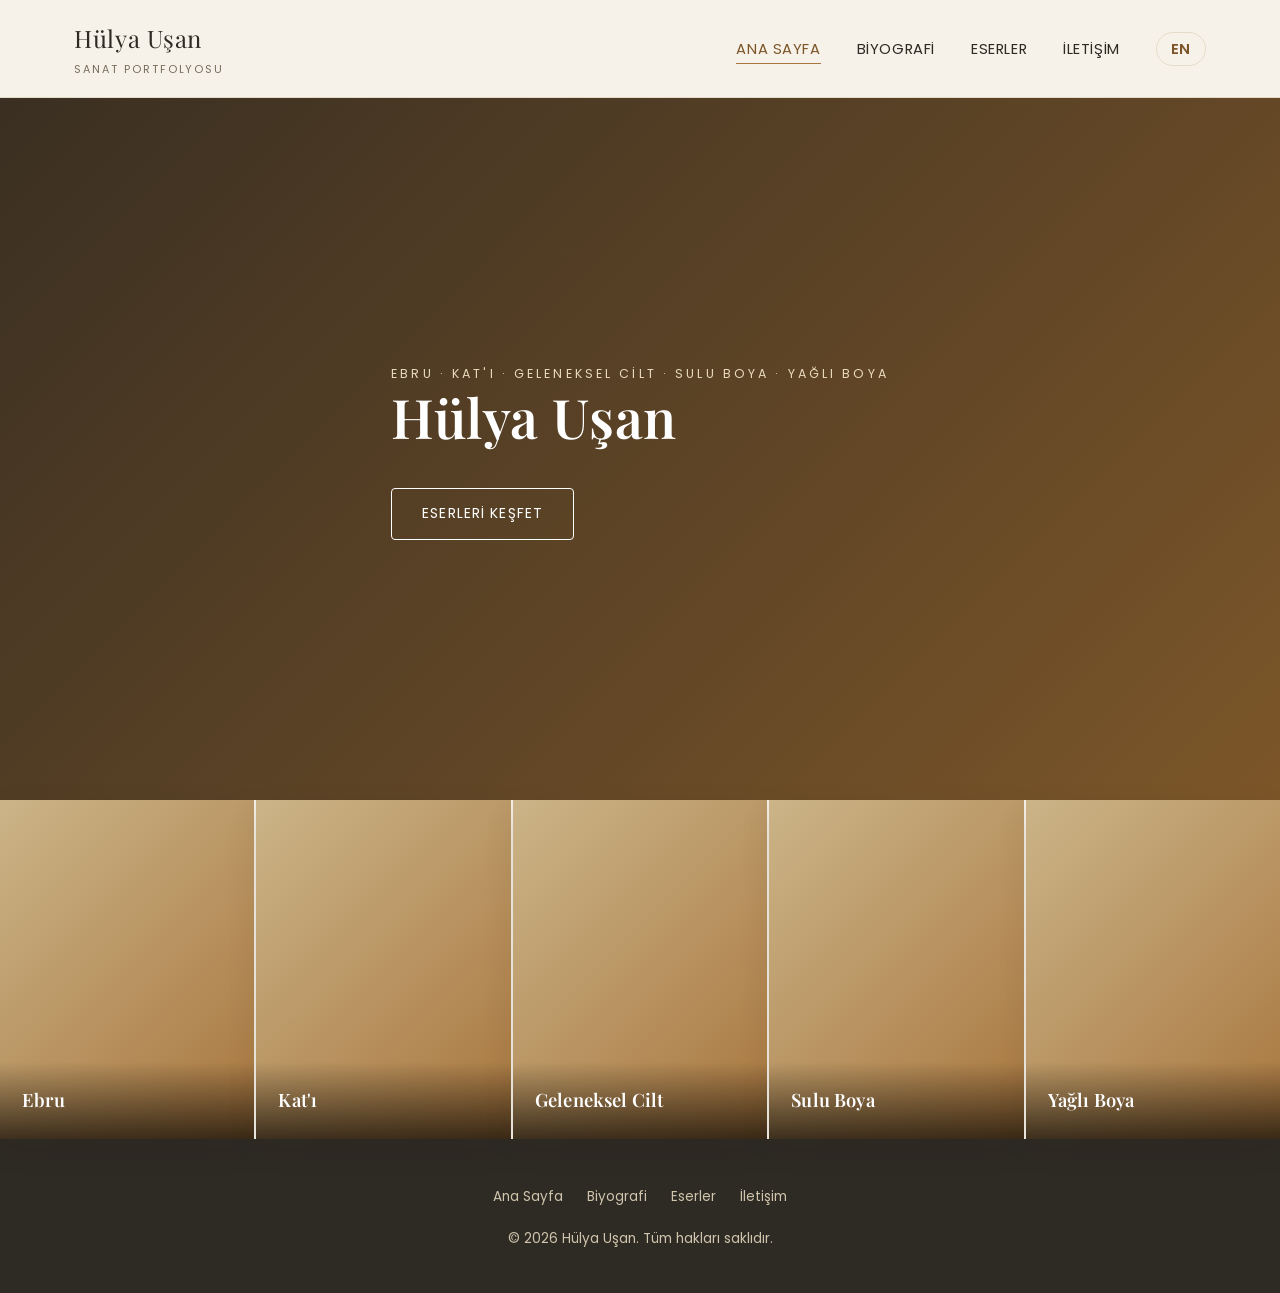
<file: index.html>
<!DOCTYPE html>
<html lang="tr">
<head>
<meta charset="UTF-8">
<meta name="viewport" content="width=device-width, initial-scale=1.0">
<title>Hülya Uşan | Sanat Portfolyosu</title>
<meta name="description" content="Hülya Uşan — Ebru, Kat'ı, geleneksel cilt, sulu boya ve yağlı boya sanatçısı. Eserler, biyografi ve iletişim.">
<link rel="preconnect" href="https://fonts.googleapis.com">
<link rel="preconnect" href="https://fonts.gstatic.com" crossorigin>
<link href="https://fonts.googleapis.com/css2?family=Playfair+Display:wght@500;600;700&family=Poppins:wght@300;400;500;600&display=swap" rel="stylesheet">
<link rel="stylesheet" href="css/style.css">
</head>
<body>

<header class="site-header">
  <div class="container">
    <a href="index.html" class="brand">Hülya Uşan<span>Sanat Portfolyosu</span></a>
    <button class="nav-toggle" aria-label="Menüyü aç">&#9776;</button>
    <ul class="nav-links">
      <li><a href="index.html" class="active">Ana Sayfa</a></li>
      <li><a href="biyografi.html">Biyografi</a></li>
      <li><a href="eserler.html">Eserler</a></li>
      <li><a href="iletisim.html">İletişim</a></li>
      <li><a href="en/index.html" class="lang-link">EN</a></li>
    </ul>
  </div>
</header>

<!--
  NOT: Aşağıdaki hero görselini değiştirmek için:
  1) Güzel bir eser fotoğrafını "images/hero.jpg" olarak kaydedin
     (images klasörü yoksa oluşturun).
  2) .hero.no-image class'ını kaldırıp aşağıdaki gibi stil ekleyin:
     style="background-image: url('images/hero.jpg');"
-->
<section class="hero no-image">
  <div class="container">
    <div class="hero-content">
      <span class="eyebrow">Ebru · Kat'ı · Geleneksel Cilt · Sulu Boya · Yağlı Boya</span>
      <h1>Hülya Uşan</h1>
      <a href="eserler.html" class="btn btn-light">Eserleri Keşfet</a>
    </div>
  </div>
</section>

<section class="category-strip reveal-group">
  <a class="category-card" href="eserler.html#ebru">
    <!-- <img src="ebru/kapak.jpg" alt="Ebru"> ekleyerek görsel koyabilirsiniz -->
    <div class="overlay"><h3>Ebru</h3></div>
  </a>
  <a class="category-card" href="eserler.html#kat-i">
    <!-- <img src="kat-i/kapak.jpg" alt="Kat'ı"> -->
    <div class="overlay"><h3>Kat'ı</h3></div>
  </a>
  <a class="category-card" href="eserler.html#geleneksel-cilt">
    <!-- <img src="geleneksel-cilt/kapak.jpg" alt="Geleneksel Cilt"> -->
    <div class="overlay"><h3>Geleneksel Cilt</h3></div>
  </a>
  <a class="category-card" href="eserler.html#suluboya">
    <!-- <img src="sulu%20boya/kapak.jpg" alt="Sulu Boya"> -->
    <div class="overlay"><h3>Sulu Boya</h3></div>
  </a>
  <a class="category-card" href="eserler.html#yagli-boya">
    <!-- <img src="yagli-boya/kapak.jpg" alt="Yağlı Boya"> -->
    <div class="overlay"><h3>Yağlı Boya</h3></div>
  </a>
</section>

<footer>
  <div class="container">
    <div class="footer-links">
      <a href="index.html">Ana Sayfa</a>
      <a href="biyografi.html">Biyografi</a>
      <a href="eserler.html">Eserler</a>
      <a href="iletisim.html">İletişim</a>
    </div>
    <p>&copy; <span id="year"></span> Hülya Uşan. Tüm hakları saklıdır.</p>
  </div>
</footer>

<script src="js/script.js"></script>
<script>document.getElementById('year').textContent = new Date().getFullYear();</script>
</body>
</html>
</file>
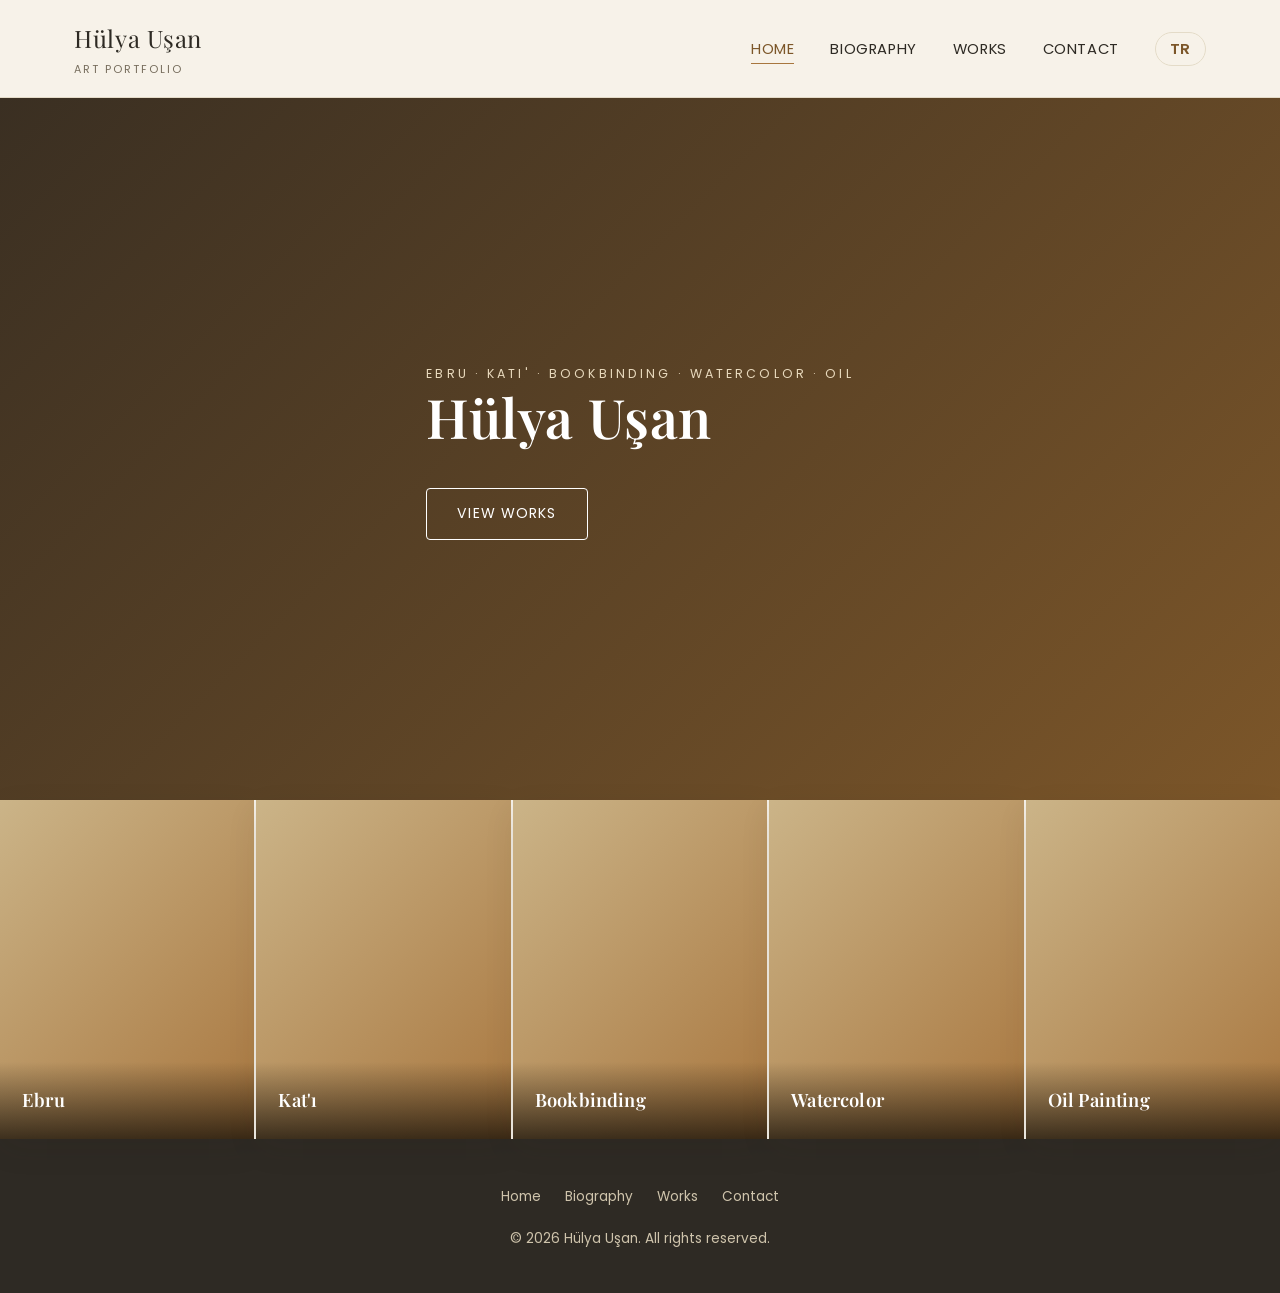
<file: en/index.html>
<!DOCTYPE html>
<html lang="en">
<head>
<meta charset="UTF-8">
<meta name="viewport" content="width=device-width, initial-scale=1.0">
<title>Hülya Uşan | Art Portfolio</title>
<meta name="description" content="Hülya Uşan — Turkish artist working in Ebru, Katı', traditional bookbinding, watercolor and oil painting. Works, biography and contact.">
<link rel="preconnect" href="https://fonts.googleapis.com">
<link rel="preconnect" href="https://fonts.gstatic.com" crossorigin>
<link href="https://fonts.googleapis.com/css2?family=Playfair+Display:wght@500;600;700&family=Poppins:wght@300;400;500;600&display=swap" rel="stylesheet">
<link rel="stylesheet" href="../css/style.css">
</head>
<body>

<header class="site-header">
  <div class="container">
    <a href="index.html" class="brand">Hülya Uşan<span>Art Portfolio</span></a>
    <button class="nav-toggle" aria-label="Open menu">&#9776;</button>
    <ul class="nav-links">
      <li><a href="index.html" class="active">Home</a></li>
      <li><a href="biography.html">Biography</a></li>
      <li><a href="works.html">Works</a></li>
      <li><a href="contact.html">Contact</a></li>
      <li><a href="../index.html" class="lang-link">TR</a></li>
    </ul>
  </div>
</header>

<!--
  NOTE: To change the hero image, save an artwork photo as "images/hero.jpg"
  (create the images folder if it doesn't exist), remove the .hero.no-image
  class and add: style="background-image: url('../images/hero.jpg');"
-->
<section class="hero no-image">
  <div class="container">
    <div class="hero-content">
      <span class="eyebrow">Ebru · Katı' · Bookbinding · Watercolor · Oil</span>
      <h1>Hülya Uşan</h1>
      <a href="works.html" class="btn btn-light">View Works</a>
    </div>
  </div>
</section>

<section class="category-strip reveal-group">
  <a class="category-card" href="works.html#ebru">
    <!-- <img src="../ebru/kapak.jpg" alt="Ebru"> -->
    <div class="overlay"><h3>Ebru</h3></div>
  </a>
  <a class="category-card" href="works.html#kat-i">
    <!-- <img src="../kat-i/kapak.jpg" alt="Kat'ı"> -->
    <div class="overlay"><h3>Kat'ı</h3></div>
  </a>
  <a class="category-card" href="works.html#geleneksel-cilt">
    <!-- <img src="../geleneksel-cilt/kapak.jpg" alt="Traditional Bookbinding"> -->
    <div class="overlay"><h3>Bookbinding</h3></div>
  </a>
  <a class="category-card" href="works.html#suluboya">
    <!-- <img src="../sulu%20boya/kapak.jpg" alt="Watercolor"> -->
    <div class="overlay"><h3>Watercolor</h3></div>
  </a>
  <a class="category-card" href="works.html#yagli-boya">
    <!-- <img src="../yagli-boya/kapak.jpg" alt="Oil Painting"> -->
    <div class="overlay"><h3>Oil Painting</h3></div>
  </a>
</section>

<footer>
  <div class="container">
    <div class="footer-links">
      <a href="index.html">Home</a>
      <a href="biography.html">Biography</a>
      <a href="works.html">Works</a>
      <a href="contact.html">Contact</a>
    </div>
    <p>&copy; <span id="year"></span> Hülya Uşan. All rights reserved.</p>
  </div>
</footer>

<script src="../js/script.js"></script>
<script>document.getElementById('year').textContent = new Date().getFullYear();</script>
</body>
</html>
</file>
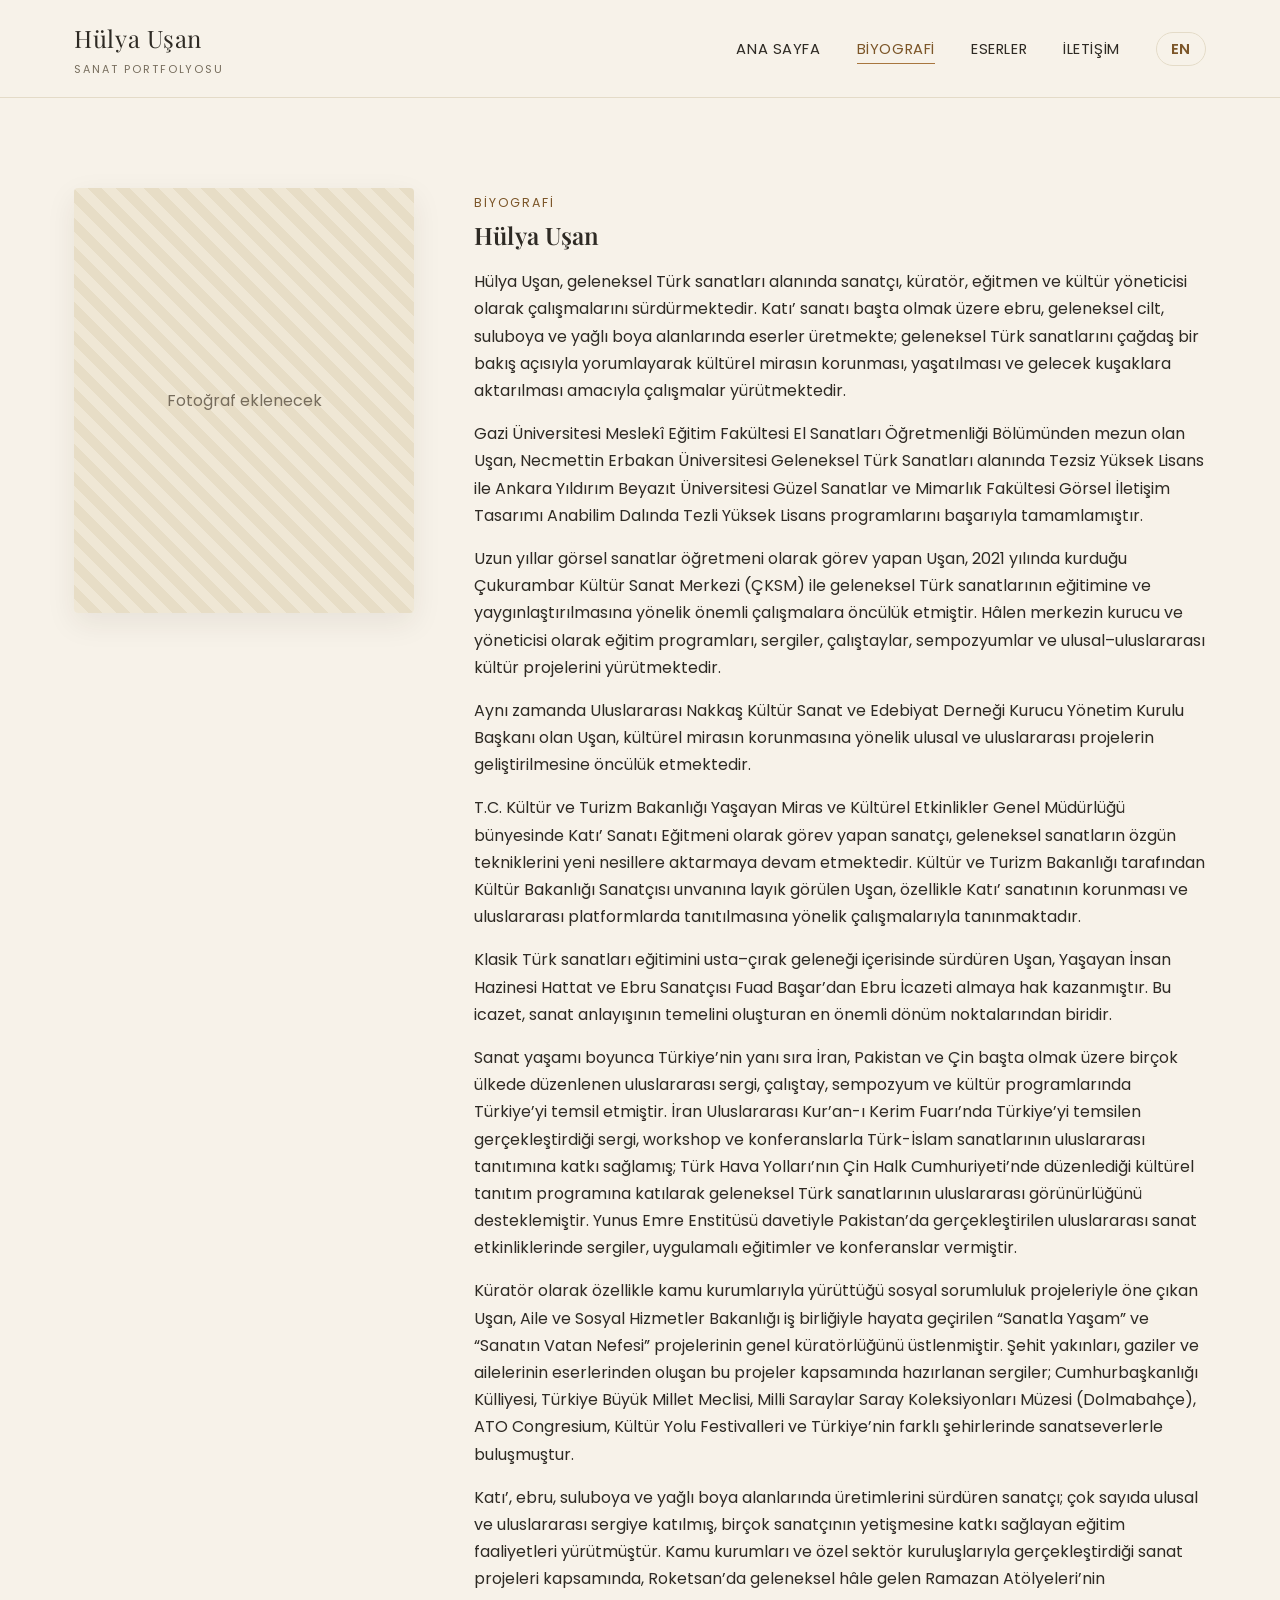
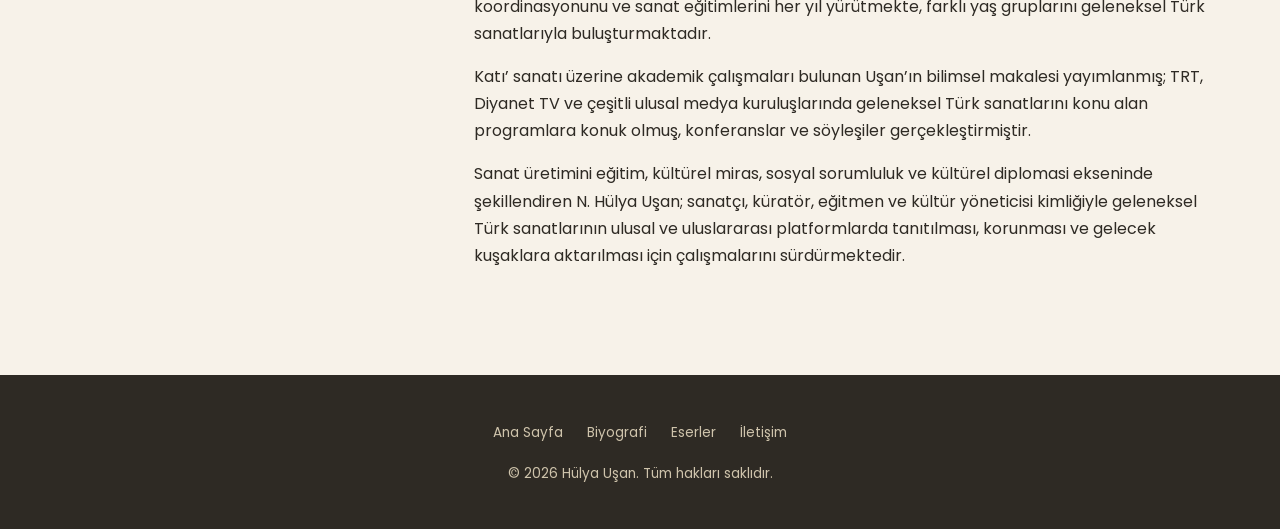
<file: biyografi.html>
<!DOCTYPE html>
<html lang="tr">
<head>
<meta charset="UTF-8">
<meta name="viewport" content="width=device-width, initial-scale=1.0">
<title>Biyografi | Hülya Uşan</title>
<meta name="description" content="Hülya Uşan'ın biyografisi, eğitimi ve sanat kariyeri.">
<link rel="preconnect" href="https://fonts.googleapis.com">
<link rel="preconnect" href="https://fonts.gstatic.com" crossorigin>
<link href="https://fonts.googleapis.com/css2?family=Playfair+Display:wght@500;600;700&family=Poppins:wght@300;400;500;600&display=swap" rel="stylesheet">
<link rel="stylesheet" href="css/style.css">
</head>
<body>

<header class="site-header">
  <div class="container">
    <a href="index.html" class="brand">Hülya Uşan<span>Sanat Portfolyosu</span></a>
    <button class="nav-toggle" aria-label="Menüyü aç">&#9776;</button>
    <ul class="nav-links">
      <li><a href="index.html">Ana Sayfa</a></li>
      <li><a href="biyografi.html" class="active">Biyografi</a></li>
      <li><a href="eserler.html">Eserler</a></li>
      <li><a href="iletisim.html">İletişim</a></li>
      <li><a href="en/biography.html" class="lang-link">EN</a></li>
    </ul>
  </div>
</header>

<section>
  <div class="container">

    <div class="bio-layout reveal-group">
      <!--
        NOT: Fotoğraf eklemek için "images/biyografi" klasörüne fotoğrafı koyup
        aşağıdaki div'in içine <img src="images/biyografi/foto.jpg" alt="Hülya Uşan"> ekleyin.
      -->
      <div class="bio-photo">
        Fotoğraf eklenecek
      </div>

      <div class="bio-text">
        <span class="eyebrow" style="color:var(--accent-dark); text-transform:uppercase; letter-spacing:.15em; font-size:.78rem;">Biyografi</span>
        <h1>Hülya Uşan</h1>

        <p>Hülya Uşan, geleneksel Türk sanatları alanında sanatçı, küratör, eğitmen ve kültür yöneticisi olarak çalışmalarını sürdürmektedir. Katı’ sanatı başta olmak üzere ebru, geleneksel cilt, suluboya ve yağlı boya alanlarında eserler üretmekte; geleneksel Türk sanatlarını çağdaş bir bakış açısıyla yorumlayarak kültürel mirasın korunması, yaşatılması ve gelecek kuşaklara aktarılması amacıyla çalışmalar yürütmektedir.</p>

        <p>Gazi Üniversitesi Meslekî Eğitim Fakültesi El Sanatları Öğretmenliği Bölümünden mezun olan Uşan, Necmettin Erbakan Üniversitesi Geleneksel Türk Sanatları alanında Tezsiz Yüksek Lisans ile Ankara Yıldırım Beyazıt Üniversitesi Güzel Sanatlar ve Mimarlık Fakültesi Görsel İletişim Tasarımı Anabilim Dalında Tezli Yüksek Lisans programlarını başarıyla tamamlamıştır.</p>

        <p>Uzun yıllar görsel sanatlar öğretmeni olarak görev yapan Uşan, 2021 yılında kurduğu Çukurambar Kültür Sanat Merkezi (ÇKSM) ile geleneksel Türk sanatlarının eğitimine ve yaygınlaştırılmasına yönelik önemli çalışmalara öncülük etmiştir. Hâlen merkezin kurucu ve yöneticisi olarak eğitim programları, sergiler, çalıştaylar, sempozyumlar ve ulusal–uluslararası kültür projelerini yürütmektedir.</p>

        <p>Aynı zamanda Uluslararası Nakkaş Kültür Sanat ve Edebiyat Derneği Kurucu Yönetim Kurulu Başkanı olan Uşan, kültürel mirasın korunmasına yönelik ulusal ve uluslararası projelerin geliştirilmesine öncülük etmektedir.</p>

        <p>T.C. Kültür ve Turizm Bakanlığı Yaşayan Miras ve Kültürel Etkinlikler Genel Müdürlüğü bünyesinde Katı’ Sanatı Eğitmeni olarak görev yapan sanatçı, geleneksel sanatların özgün tekniklerini yeni nesillere aktarmaya devam etmektedir. Kültür ve Turizm Bakanlığı tarafından Kültür Bakanlığı Sanatçısı unvanına layık görülen Uşan, özellikle Katı’ sanatının korunması ve uluslararası platformlarda tanıtılmasına yönelik çalışmalarıyla tanınmaktadır.</p>

        <p>Klasik Türk sanatları eğitimini usta–çırak geleneği içerisinde sürdüren Uşan, Yaşayan İnsan Hazinesi Hattat ve Ebru Sanatçısı Fuad Başar’dan Ebru İcazeti almaya hak kazanmıştır. Bu icazet, sanat anlayışının temelini oluşturan en önemli dönüm noktalarından biridir.</p>

        <p>Sanat yaşamı boyunca Türkiye’nin yanı sıra İran, Pakistan ve Çin başta olmak üzere birçok ülkede düzenlenen uluslararası sergi, çalıştay, sempozyum ve kültür programlarında Türkiye’yi temsil etmiştir. İran Uluslararası Kur’an-ı Kerim Fuarı’nda Türkiye’yi temsilen gerçekleştirdiği sergi, workshop ve konferanslarla Türk-İslam sanatlarının uluslararası tanıtımına katkı sağlamış; Türk Hava Yolları’nın Çin Halk Cumhuriyeti’nde düzenlediği kültürel tanıtım programına katılarak geleneksel Türk sanatlarının uluslararası görünürlüğünü desteklemiştir. Yunus Emre Enstitüsü davetiyle Pakistan’da gerçekleştirilen uluslararası sanat etkinliklerinde sergiler, uygulamalı eğitimler ve konferanslar vermiştir.</p>

        <p>Küratör olarak özellikle kamu kurumlarıyla yürüttüğü sosyal sorumluluk projeleriyle öne çıkan Uşan, Aile ve Sosyal Hizmetler Bakanlığı iş birliğiyle hayata geçirilen “Sanatla Yaşam” ve “Sanatın Vatan Nefesi” projelerinin genel küratörlüğünü üstlenmiştir. Şehit yakınları, gaziler ve ailelerinin eserlerinden oluşan bu projeler kapsamında hazırlanan sergiler; Cumhurbaşkanlığı Külliyesi, Türkiye Büyük Millet Meclisi, Milli Saraylar Saray Koleksiyonları Müzesi (Dolmabahçe), ATO Congresium, Kültür Yolu Festivalleri ve Türkiye’nin farklı şehirlerinde sanatseverlerle buluşmuştur.</p>

        <p>Katı’, ebru, suluboya ve yağlı boya alanlarında üretimlerini sürdüren sanatçı; çok sayıda ulusal ve uluslararası sergiye katılmış, birçok sanatçının yetişmesine katkı sağlayan eğitim faaliyetleri yürütmüştür. Kamu kurumları ve özel sektör kuruluşlarıyla gerçekleştirdiği sanat projeleri kapsamında, Roketsan’da geleneksel hâle gelen Ramazan Atölyeleri’nin koordinasyonunu ve sanat eğitimlerini her yıl yürütmekte, farklı yaş gruplarını geleneksel Türk sanatlarıyla buluşturmaktadır.</p>

        <p>Katı’ sanatı üzerine akademik çalışmaları bulunan Uşan’ın bilimsel makalesi yayımlanmış; TRT, Diyanet TV ve çeşitli ulusal medya kuruluşlarında geleneksel Türk sanatlarını konu alan programlara konuk olmuş, konferanslar ve söyleşiler gerçekleştirmiştir.</p>

        <p>Sanat üretimini eğitim, kültürel miras, sosyal sorumluluk ve kültürel diplomasi ekseninde şekillendiren N. Hülya Uşan; sanatçı, küratör, eğitmen ve kültür yöneticisi kimliğiyle geleneksel Türk sanatlarının ulusal ve uluslararası platformlarda tanıtılması, korunması ve gelecek kuşaklara aktarılması için çalışmalarını sürdürmektedir.</p>
      </div>
    </div>

  </div>
</section>

<footer>
  <div class="container">
    <div class="footer-links">
      <a href="index.html">Ana Sayfa</a>
      <a href="biyografi.html">Biyografi</a>
      <a href="eserler.html">Eserler</a>
      <a href="iletisim.html">İletişim</a>
    </div>
    <p>&copy; <span id="year"></span> Hülya Uşan. Tüm hakları saklıdır.</p>
  </div>
</footer>

<script src="js/script.js"></script>
<script>document.getElementById('year').textContent = new Date().getFullYear();</script>
</body>
</html>
</file>
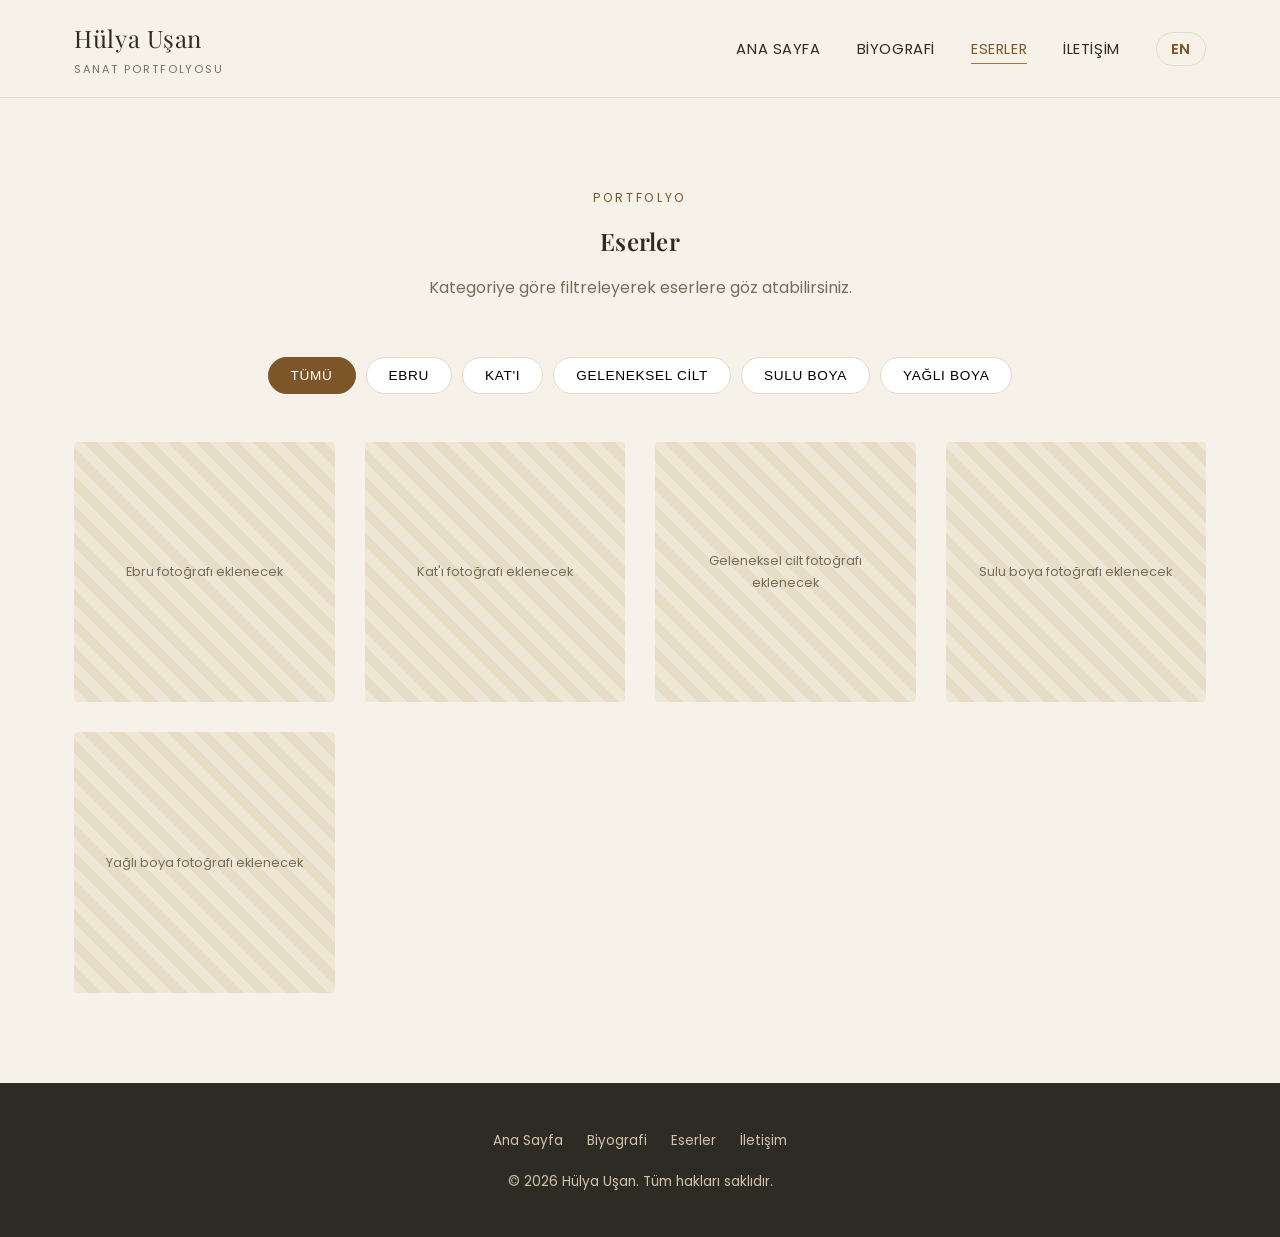
<file: eserler.html>
<!DOCTYPE html>
<html lang="tr">
<head>
<meta charset="UTF-8">
<meta name="viewport" content="width=device-width, initial-scale=1.0">
<title>Eserler | Hülya Uşan</title>
<meta name="description" content="Hülya Uşan'ın ebru, kat'ı, geleneksel cilt, sulu boya ve yağlı boya eserleri.">
<link rel="preconnect" href="https://fonts.googleapis.com">
<link rel="preconnect" href="https://fonts.gstatic.com" crossorigin>
<link href="https://fonts.googleapis.com/css2?family=Playfair+Display:wght@500;600;700&family=Poppins:wght@300;400;500;600&display=swap" rel="stylesheet">
<link rel="stylesheet" href="css/style.css">
</head>
<body>

<header class="site-header">
  <div class="container">
    <a href="index.html" class="brand">Hülya Uşan<span>Sanat Portfolyosu</span></a>
    <button class="nav-toggle" aria-label="Menüyü aç">&#9776;</button>
    <ul class="nav-links">
      <li><a href="index.html">Ana Sayfa</a></li>
      <li><a href="biyografi.html">Biyografi</a></li>
      <li><a href="eserler.html" class="active">Eserler</a></li>
      <li><a href="iletisim.html">İletişim</a></li>
      <li><a href="en/works.html" class="lang-link">EN</a></li>
    </ul>
  </div>
</header>

<section>
  <div class="container">
    <div class="section-heading reveal">
      <span class="eyebrow">Portfolyo</span>
      <h1>Eserler</h1>
      <p>Kategoriye göre filtreleyerek eserlere göz atabilirsiniz.</p>
    </div>

    <div class="filters">
      <button class="filter-btn active" data-filter="tumu">Tümü</button>
      <button class="filter-btn" data-filter="ebru">Ebru</button>
      <button class="filter-btn" data-filter="kat-i">Kat'ı</button>
      <button class="filter-btn" data-filter="geleneksel-cilt">Geleneksel Cilt</button>
      <button class="filter-btn" data-filter="suluboya">Sulu Boya</button>
      <button class="filter-btn" data-filter="yagli-boya">Yağlı Boya</button>
    </div>

    <div class="works-grid reveal-group">

      <!-- ============ EBRU ÖRNEK ============ -->
      <div class="work-card" id="ebru" data-category="ebru">
        <div class="thumb">
          <!-- <img src="ebru/eser1.jpg" alt="Ebru eseri"> -->
          Ebru fotoğrafı eklenecek
        </div>
      </div>

      <!-- ============ KAT'I ÖRNEK ============ -->
      <div class="work-card" id="kat-i" data-category="kat-i">
        <div class="thumb">
          <!-- <img src="kat-i/eser1.jpg" alt="Kat'ı eseri"> -->
          Kat'ı fotoğrafı eklenecek
        </div>
      </div>

      <!-- ============ GELENEKSEL CİLT ÖRNEK ============ -->
      <div class="work-card" id="geleneksel-cilt" data-category="geleneksel-cilt">
        <div class="thumb">
          <!-- <img src="geleneksel-cilt/eser1.jpg" alt="Geleneksel cilt eseri"> -->
          Geleneksel cilt fotoğrafı eklenecek
        </div>
      </div>

      <!-- ============ SULU BOYA ÖRNEK ============ -->
      <div class="work-card" id="suluboya" data-category="suluboya">
        <div class="thumb">
          <!-- <img src="sulu%20boya/eser1.jpg" alt="Sulu boya eseri"> -->
          Sulu boya fotoğrafı eklenecek
        </div>
      </div>

      <!-- ============ YAĞLI BOYA ÖRNEK ============ -->
      <div class="work-card" id="yagli-boya" data-category="yagli-boya">
        <div class="thumb">
          <!-- <img src="yagli-boya/eser1.jpg" alt="Yağlı boya eseri"> -->
          Yağlı boya fotoğrafı eklenecek
        </div>
      </div>

    </div>
  </div>
</section>

<footer>
  <div class="container">
    <div class="footer-links">
      <a href="index.html">Ana Sayfa</a>
      <a href="biyografi.html">Biyografi</a>
      <a href="eserler.html">Eserler</a>
      <a href="iletisim.html">İletişim</a>
    </div>
    <p>&copy; <span id="year"></span> Hülya Uşan. Tüm hakları saklıdır.</p>
  </div>
</footer>

<script src="js/script.js"></script>
<script>document.getElementById('year').textContent = new Date().getFullYear();</script>
</body>
</html>
</file>
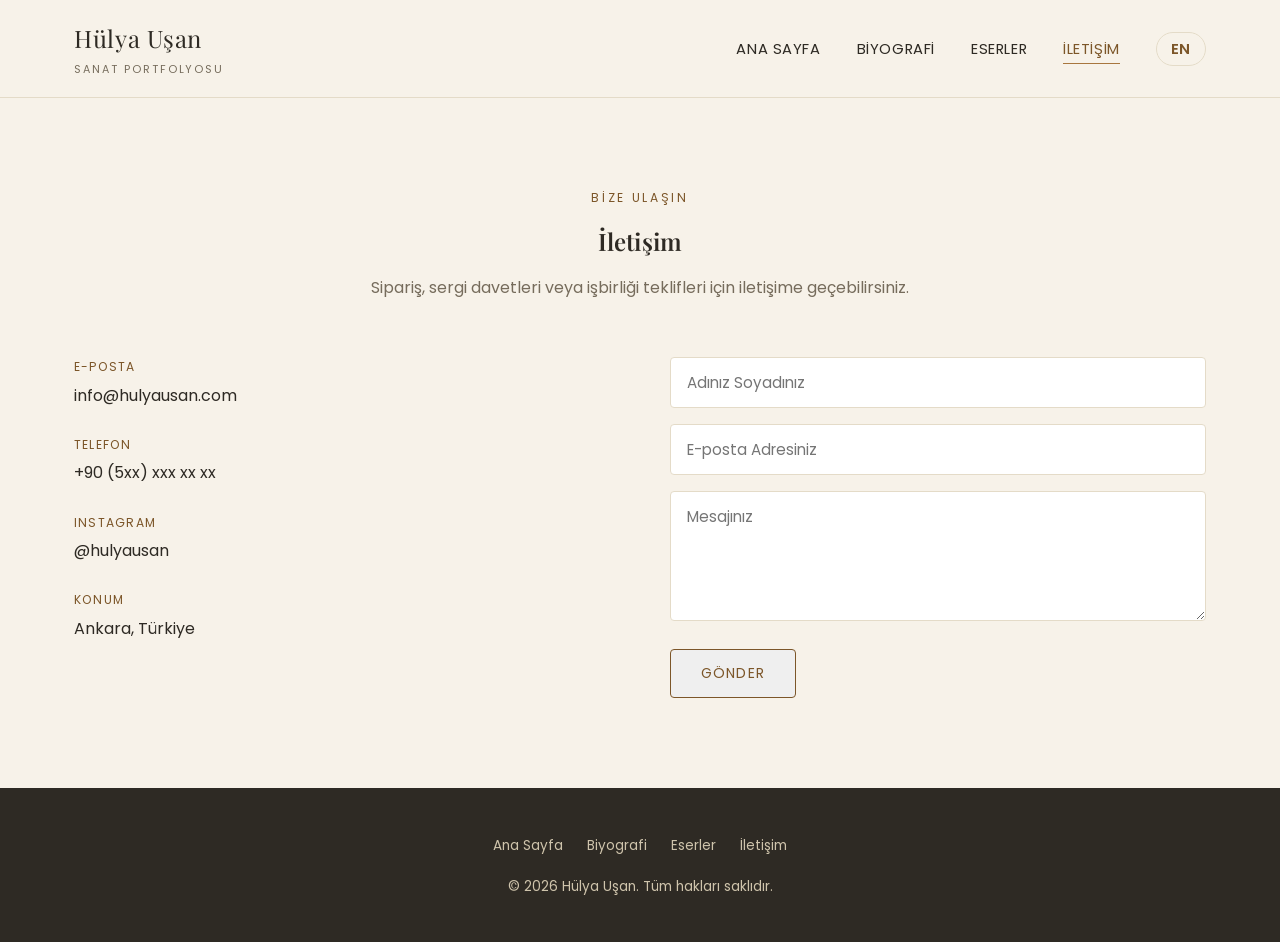
<file: iletisim.html>
<!DOCTYPE html>
<html lang="tr">
<head>
<meta charset="UTF-8">
<meta name="viewport" content="width=device-width, initial-scale=1.0">
<title>İletişim | Hülya Uşan</title>
<meta name="description" content="Hülya Uşan ile iletişime geçin.">
<link rel="preconnect" href="https://fonts.googleapis.com">
<link rel="preconnect" href="https://fonts.gstatic.com" crossorigin>
<link href="https://fonts.googleapis.com/css2?family=Playfair+Display:wght@500;600;700&family=Poppins:wght@300;400;500;600&display=swap" rel="stylesheet">
<link rel="stylesheet" href="css/style.css">
</head>
<body>

<header class="site-header">
  <div class="container">
    <a href="index.html" class="brand">Hülya Uşan<span>Sanat Portfolyosu</span></a>
    <button class="nav-toggle" aria-label="Menüyü aç">&#9776;</button>
    <ul class="nav-links">
      <li><a href="index.html">Ana Sayfa</a></li>
      <li><a href="biyografi.html">Biyografi</a></li>
      <li><a href="eserler.html">Eserler</a></li>
      <li><a href="iletisim.html" class="active">İletişim</a></li>
      <li><a href="en/contact.html" class="lang-link">EN</a></li>
    </ul>
  </div>
</header>

<section>
  <div class="container">
    <div class="section-heading reveal">
      <span class="eyebrow">Bize Ulaşın</span>
      <h1>İletişim</h1>
      <p>Sipariş, sergi davetleri veya işbirliği teklifleri için iletişime geçebilirsiniz.</p>
    </div>

    <div class="contact-layout reveal-group">
      <div class="contact-info">
        <div class="item">
          <span>E-posta</span>
          <a href="mailto:info@hulyausan.com">info@hulyausan.com</a>
        </div>
        <div class="item">
          <span>Telefon</span>
          <a href="tel:+900000000000">+90 (5xx) xxx xx xx</a>
        </div>
        <div class="item">
          <span>Instagram</span>
          <a href="https://www.instagram.com/hulyausan/" target="_blank" rel="noopener">@hulyausan</a>
        </div>
        <div class="item">
          <span>Konum</span>
          Ankara, Türkiye
        </div>
      </div>

      <form>
        <input type="text" placeholder="Adınız Soyadınız" required>
        <input type="email" placeholder="E-posta Adresiniz" required>
        <textarea placeholder="Mesajınız" required></textarea>
        <button type="submit" class="btn btn-dark">Gönder</button>
      </form>
    </div>
  </div>
</section>

<footer>
  <div class="container">
    <div class="footer-links">
      <a href="index.html">Ana Sayfa</a>
      <a href="biyografi.html">Biyografi</a>
      <a href="eserler.html">Eserler</a>
      <a href="iletisim.html">İletişim</a>
    </div>
    <p>&copy; <span id="year"></span> Hülya Uşan. Tüm hakları saklıdır.</p>
  </div>
</footer>

<script src="js/script.js"></script>
<script>document.getElementById('year').textContent = new Date().getFullYear();</script>
</body>
</html>
</file>
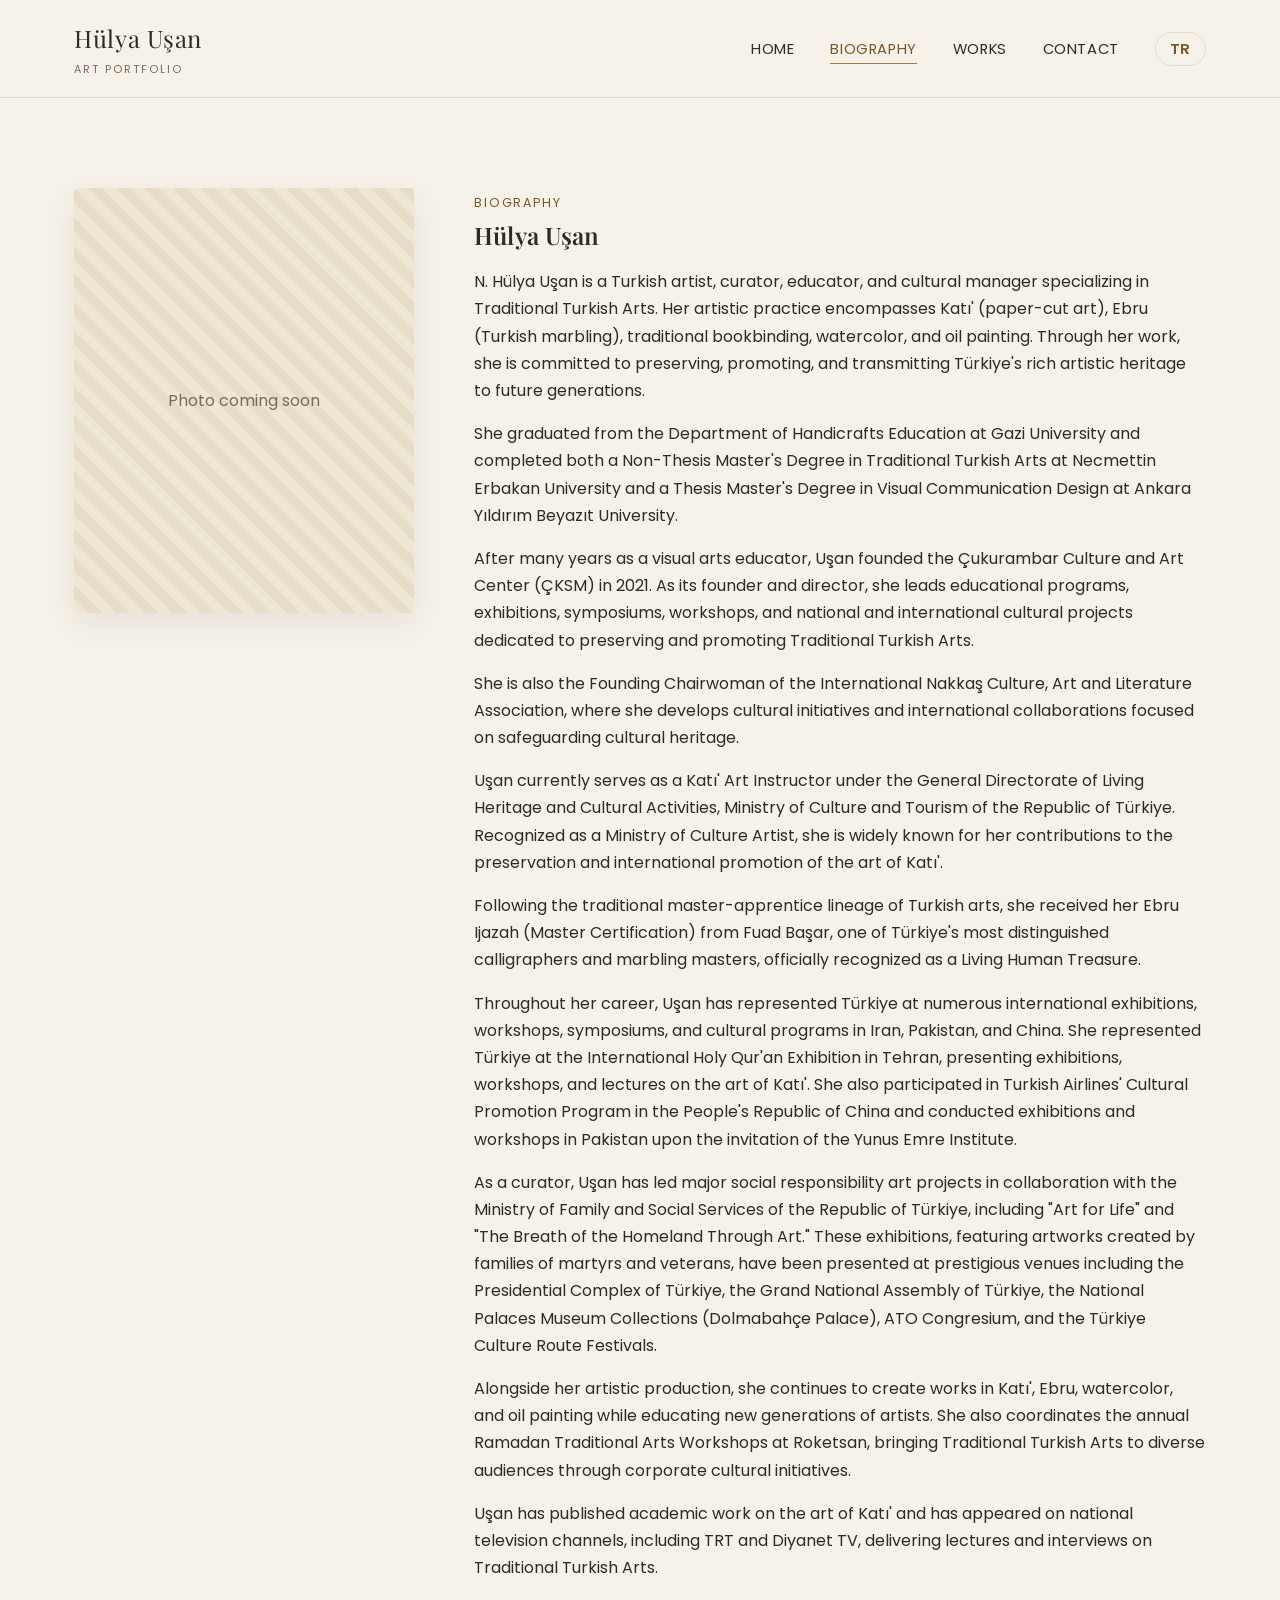
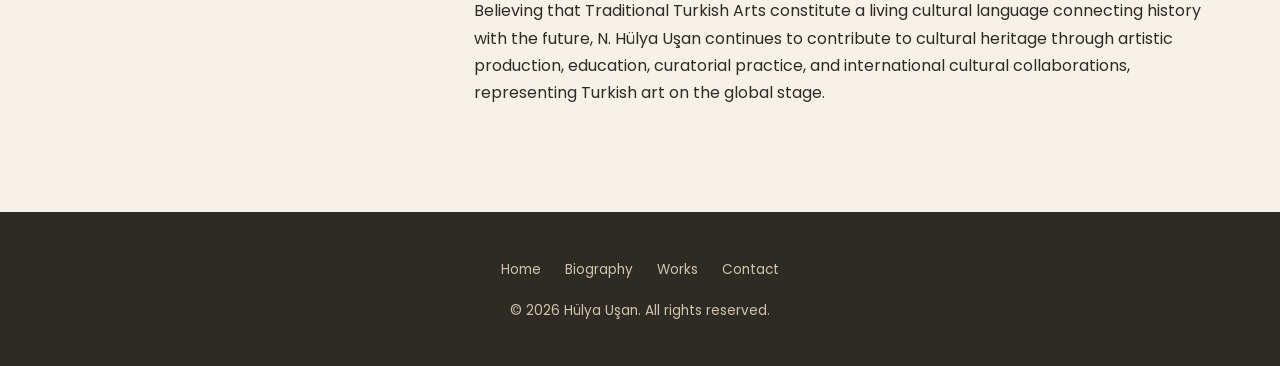
<file: en/biography.html>
<!DOCTYPE html>
<html lang="en">
<head>
<meta charset="UTF-8">
<meta name="viewport" content="width=device-width, initial-scale=1.0">
<title>Biography | Hülya Uşan</title>
<meta name="description" content="Biography of Hülya Uşan — Turkish artist, curator, educator and cultural manager.">
<link rel="preconnect" href="https://fonts.googleapis.com">
<link rel="preconnect" href="https://fonts.gstatic.com" crossorigin>
<link href="https://fonts.googleapis.com/css2?family=Playfair+Display:wght@500;600;700&family=Poppins:wght@300;400;500;600&display=swap" rel="stylesheet">
<link rel="stylesheet" href="../css/style.css">
</head>
<body>

<header class="site-header">
  <div class="container">
    <a href="index.html" class="brand">Hülya Uşan<span>Art Portfolio</span></a>
    <button class="nav-toggle" aria-label="Open menu">&#9776;</button>
    <ul class="nav-links">
      <li><a href="index.html">Home</a></li>
      <li><a href="biography.html" class="active">Biography</a></li>
      <li><a href="works.html">Works</a></li>
      <li><a href="contact.html">Contact</a></li>
      <li><a href="../biyografi.html" class="lang-link">TR</a></li>
    </ul>
  </div>
</header>

<section>
  <div class="container">

    <div class="bio-layout reveal-group">
      <!--
        NOTE: To add a photo, place it in "images/biyografi" and add
        <img src="../images/biyografi/photo.jpg" alt="Hülya Uşan"> inside the div below.
      -->
      <div class="bio-photo">
        Photo coming soon
      </div>

      <div class="bio-text">
        <span class="eyebrow" style="color:var(--accent-dark); text-transform:uppercase; letter-spacing:.15em; font-size:.78rem;">Biography</span>
        <h1>Hülya Uşan</h1>

        <p>N. Hülya Uşan is a Turkish artist, curator, educator, and cultural manager specializing in Traditional Turkish Arts. Her artistic practice encompasses Katı' (paper-cut art), Ebru (Turkish marbling), traditional bookbinding, watercolor, and oil painting. Through her work, she is committed to preserving, promoting, and transmitting Türkiye's rich artistic heritage to future generations.</p>

        <p>She graduated from the Department of Handicrafts Education at Gazi University and completed both a Non-Thesis Master's Degree in Traditional Turkish Arts at Necmettin Erbakan University and a Thesis Master's Degree in Visual Communication Design at Ankara Yıldırım Beyazıt University.</p>

        <p>After many years as a visual arts educator, Uşan founded the Çukurambar Culture and Art Center (ÇKSM) in 2021. As its founder and director, she leads educational programs, exhibitions, symposiums, workshops, and national and international cultural projects dedicated to preserving and promoting Traditional Turkish Arts.</p>

        <p>She is also the Founding Chairwoman of the International Nakkaş Culture, Art and Literature Association, where she develops cultural initiatives and international collaborations focused on safeguarding cultural heritage.</p>

        <p>Uşan currently serves as a Katı' Art Instructor under the General Directorate of Living Heritage and Cultural Activities, Ministry of Culture and Tourism of the Republic of Türkiye. Recognized as a Ministry of Culture Artist, she is widely known for her contributions to the preservation and international promotion of the art of Katı'.</p>

        <p>Following the traditional master-apprentice lineage of Turkish arts, she received her Ebru Ijazah (Master Certification) from Fuad Başar, one of Türkiye's most distinguished calligraphers and marbling masters, officially recognized as a Living Human Treasure.</p>

        <p>Throughout her career, Uşan has represented Türkiye at numerous international exhibitions, workshops, symposiums, and cultural programs in Iran, Pakistan, and China. She represented Türkiye at the International Holy Qur'an Exhibition in Tehran, presenting exhibitions, workshops, and lectures on the art of Katı'. She also participated in Turkish Airlines' Cultural Promotion Program in the People's Republic of China and conducted exhibitions and workshops in Pakistan upon the invitation of the Yunus Emre Institute.</p>

        <p>As a curator, Uşan has led major social responsibility art projects in collaboration with the Ministry of Family and Social Services of the Republic of Türkiye, including "Art for Life" and "The Breath of the Homeland Through Art." These exhibitions, featuring artworks created by families of martyrs and veterans, have been presented at prestigious venues including the Presidential Complex of Türkiye, the Grand National Assembly of Türkiye, the National Palaces Museum Collections (Dolmabahçe Palace), ATO Congresium, and the Türkiye Culture Route Festivals.</p>

        <p>Alongside her artistic production, she continues to create works in Katı', Ebru, watercolor, and oil painting while educating new generations of artists. She also coordinates the annual Ramadan Traditional Arts Workshops at Roketsan, bringing Traditional Turkish Arts to diverse audiences through corporate cultural initiatives.</p>

        <p>Uşan has published academic work on the art of Katı' and has appeared on national television channels, including TRT and Diyanet TV, delivering lectures and interviews on Traditional Turkish Arts.</p>

        <p>Believing that Traditional Turkish Arts constitute a living cultural language connecting history with the future, N. Hülya Uşan continues to contribute to cultural heritage through artistic production, education, curatorial practice, and international cultural collaborations, representing Turkish art on the global stage.</p>
      </div>
    </div>

  </div>
</section>

<footer>
  <div class="container">
    <div class="footer-links">
      <a href="index.html">Home</a>
      <a href="biography.html">Biography</a>
      <a href="works.html">Works</a>
      <a href="contact.html">Contact</a>
    </div>
    <p>&copy; <span id="year"></span> Hülya Uşan. All rights reserved.</p>
  </div>
</footer>

<script src="../js/script.js"></script>
<script>document.getElementById('year').textContent = new Date().getFullYear();</script>
</body>
</html>
</file>
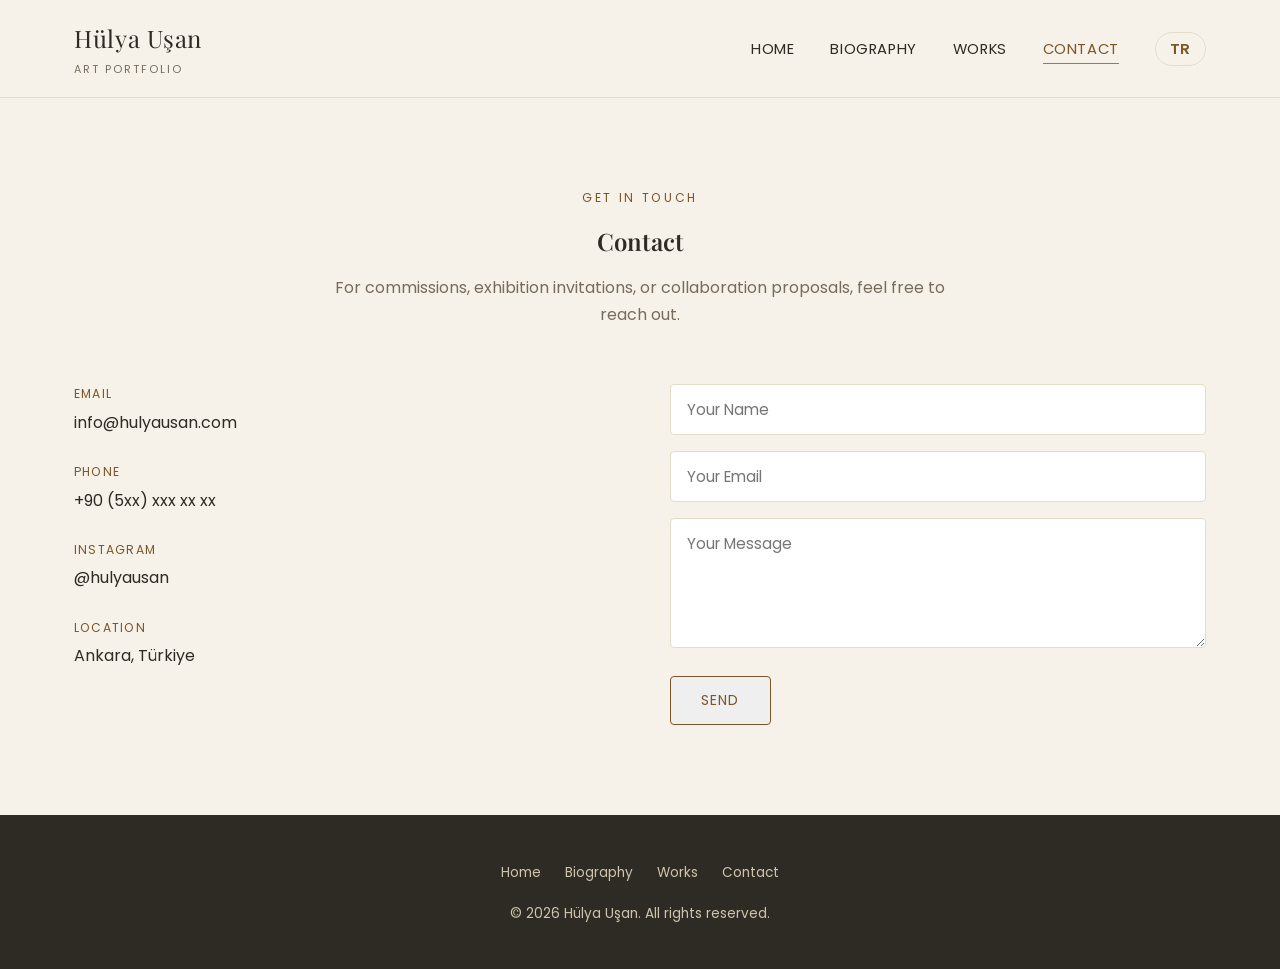
<file: en/contact.html>
<!DOCTYPE html>
<html lang="en">
<head>
<meta charset="UTF-8">
<meta name="viewport" content="width=device-width, initial-scale=1.0">
<title>Contact | Hülya Uşan</title>
<meta name="description" content="Get in touch with Hülya Uşan.">
<link rel="preconnect" href="https://fonts.googleapis.com">
<link rel="preconnect" href="https://fonts.gstatic.com" crossorigin>
<link href="https://fonts.googleapis.com/css2?family=Playfair+Display:wght@500;600;700&family=Poppins:wght@300;400;500;600&display=swap" rel="stylesheet">
<link rel="stylesheet" href="../css/style.css">
</head>
<body>

<header class="site-header">
  <div class="container">
    <a href="index.html" class="brand">Hülya Uşan<span>Art Portfolio</span></a>
    <button class="nav-toggle" aria-label="Open menu">&#9776;</button>
    <ul class="nav-links">
      <li><a href="index.html">Home</a></li>
      <li><a href="biography.html">Biography</a></li>
      <li><a href="works.html">Works</a></li>
      <li><a href="contact.html" class="active">Contact</a></li>
      <li><a href="../iletisim.html" class="lang-link">TR</a></li>
    </ul>
  </div>
</header>

<section>
  <div class="container">
    <div class="section-heading reveal">
      <span class="eyebrow">Get in Touch</span>
      <h1>Contact</h1>
      <p>For commissions, exhibition invitations, or collaboration proposals, feel free to reach out.</p>
    </div>

    <div class="contact-layout reveal-group">
      <div class="contact-info">
        <div class="item">
          <span>Email</span>
          <a href="mailto:info@hulyausan.com">info@hulyausan.com</a>
        </div>
        <div class="item">
          <span>Phone</span>
          <a href="tel:+900000000000">+90 (5xx) xxx xx xx</a>
        </div>
        <div class="item">
          <span>Instagram</span>
          <a href="https://www.instagram.com/hulyausan/" target="_blank" rel="noopener">@hulyausan</a>
        </div>
        <div class="item">
          <span>Location</span>
          Ankara, Türkiye
        </div>
      </div>

      <form>
        <input type="text" placeholder="Your Name" required>
        <input type="email" placeholder="Your Email" required>
        <textarea placeholder="Your Message" required></textarea>
        <button type="submit" class="btn btn-dark">Send</button>
      </form>
    </div>
  </div>
</section>

<footer>
  <div class="container">
    <div class="footer-links">
      <a href="index.html">Home</a>
      <a href="biography.html">Biography</a>
      <a href="works.html">Works</a>
      <a href="contact.html">Contact</a>
    </div>
    <p>&copy; <span id="year"></span> Hülya Uşan. All rights reserved.</p>
  </div>
</footer>

<script src="../js/script.js"></script>
<script>document.getElementById('year').textContent = new Date().getFullYear();</script>
</body>
</html>
</file>
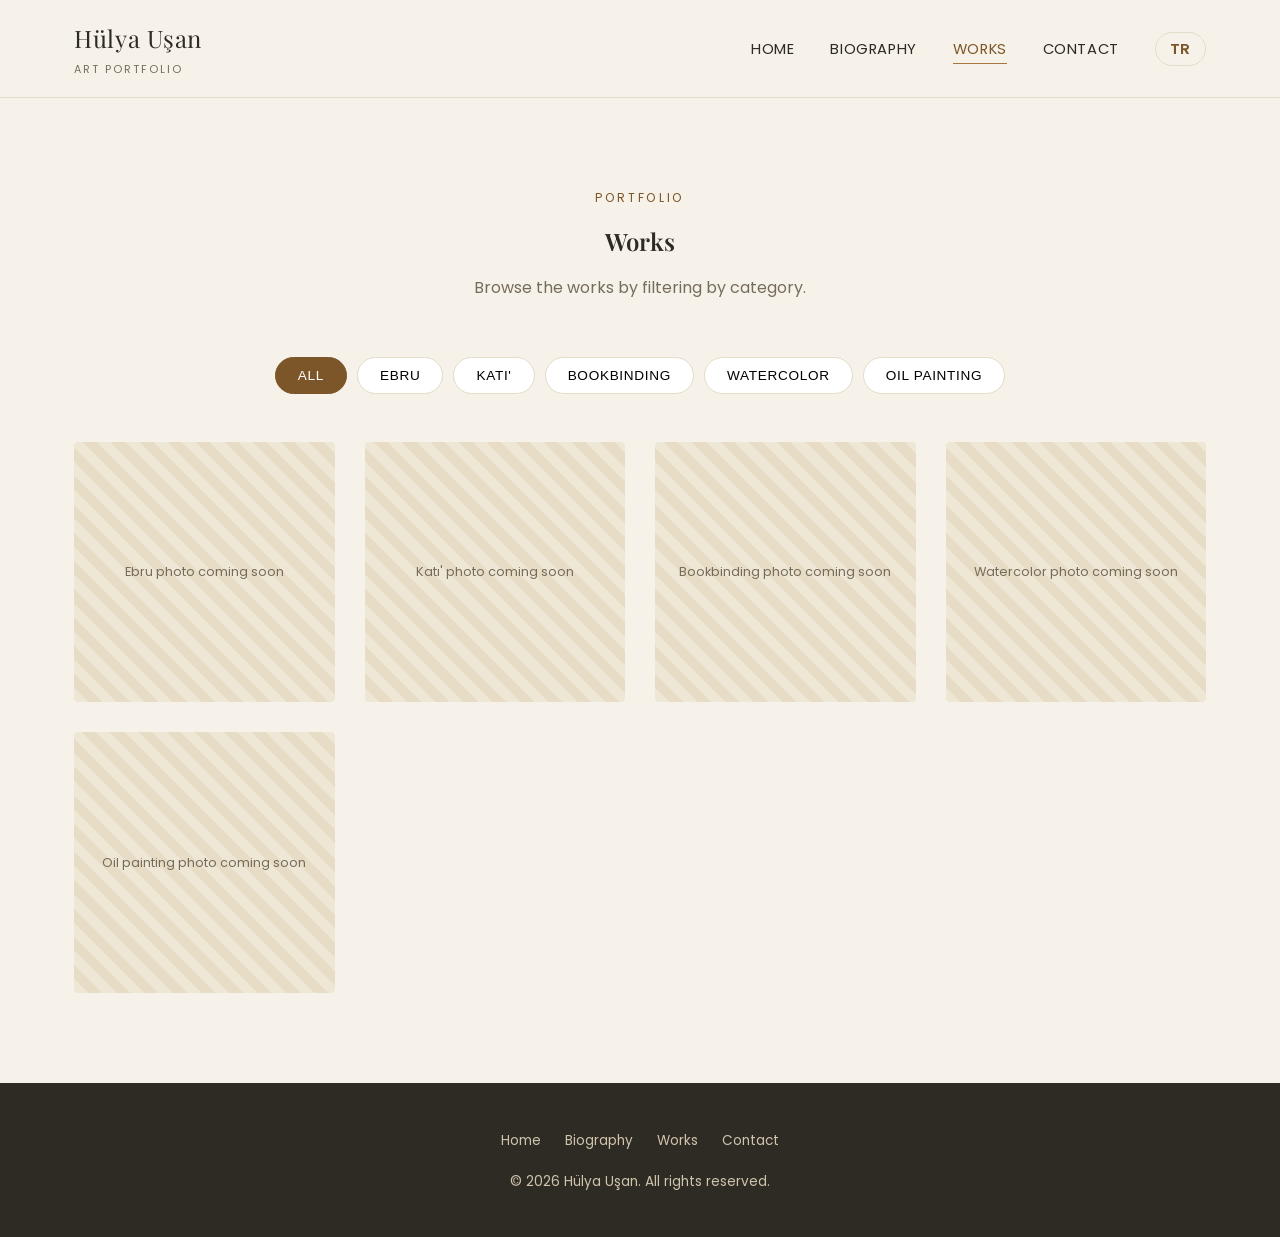
<file: en/works.html>
<!DOCTYPE html>
<html lang="en">
<head>
<meta charset="UTF-8">
<meta name="viewport" content="width=device-width, initial-scale=1.0">
<title>Works | Hülya Uşan</title>
<meta name="description" content="Works by Hülya Uşan in Ebru, Katı', traditional bookbinding, watercolor and oil painting.">
<link rel="preconnect" href="https://fonts.googleapis.com">
<link rel="preconnect" href="https://fonts.gstatic.com" crossorigin>
<link href="https://fonts.googleapis.com/css2?family=Playfair+Display:wght@500;600;700&family=Poppins:wght@300;400;500;600&display=swap" rel="stylesheet">
<link rel="stylesheet" href="../css/style.css">
</head>
<body>

<header class="site-header">
  <div class="container">
    <a href="index.html" class="brand">Hülya Uşan<span>Art Portfolio</span></a>
    <button class="nav-toggle" aria-label="Open menu">&#9776;</button>
    <ul class="nav-links">
      <li><a href="index.html">Home</a></li>
      <li><a href="biography.html">Biography</a></li>
      <li><a href="works.html" class="active">Works</a></li>
      <li><a href="contact.html">Contact</a></li>
      <li><a href="../eserler.html" class="lang-link">TR</a></li>
    </ul>
  </div>
</header>

<section>
  <div class="container">
    <div class="section-heading reveal">
      <span class="eyebrow">Portfolio</span>
      <h1>Works</h1>
      <p>Browse the works by filtering by category.</p>
    </div>

    <div class="filters">
      <button class="filter-btn active" data-filter="tumu">All</button>
      <button class="filter-btn" data-filter="ebru">Ebru</button>
      <button class="filter-btn" data-filter="kat-i">Katı'</button>
      <button class="filter-btn" data-filter="geleneksel-cilt">Bookbinding</button>
      <button class="filter-btn" data-filter="suluboya">Watercolor</button>
      <button class="filter-btn" data-filter="yagli-boya">Oil Painting</button>
    </div>

    <div class="works-grid reveal-group">

      <!-- ============ EBRU EXAMPLE ============ -->
      <div class="work-card" id="ebru" data-category="ebru">
        <div class="thumb">
          <!-- <img src="../ebru/eser1.jpg" alt="Ebru artwork"> -->
          Ebru photo coming soon
        </div>
      </div>

      <!-- ============ KAT'I EXAMPLE ============ -->
      <div class="work-card" id="kat-i" data-category="kat-i">
        <div class="thumb">
          <!-- <img src="../kat-i/eser1.jpg" alt="Katı' artwork"> -->
          Katı' photo coming soon
        </div>
      </div>

      <!-- ============ BOOKBINDING EXAMPLE ============ -->
      <div class="work-card" id="geleneksel-cilt" data-category="geleneksel-cilt">
        <div class="thumb">
          <!-- <img src="../geleneksel-cilt/eser1.jpg" alt="Traditional bookbinding artwork"> -->
          Bookbinding photo coming soon
        </div>
      </div>

      <!-- ============ WATERCOLOR EXAMPLE ============ -->
      <div class="work-card" id="suluboya" data-category="suluboya">
        <div class="thumb">
          <!-- <img src="../sulu%20boya/eser1.jpg" alt="Watercolor artwork"> -->
          Watercolor photo coming soon
        </div>
      </div>

      <!-- ============ OIL PAINTING EXAMPLE ============ -->
      <div class="work-card" id="yagli-boya" data-category="yagli-boya">
        <div class="thumb">
          <!-- <img src="../yagli-boya/eser1.jpg" alt="Oil painting artwork"> -->
          Oil painting photo coming soon
        </div>
      </div>

    </div>
  </div>
</section>

<footer>
  <div class="container">
    <div class="footer-links">
      <a href="index.html">Home</a>
      <a href="biography.html">Biography</a>
      <a href="works.html">Works</a>
      <a href="contact.html">Contact</a>
    </div>
    <p>&copy; <span id="year"></span> Hülya Uşan. All rights reserved.</p>
  </div>
</footer>

<script src="../js/script.js"></script>
<script>document.getElementById('year').textContent = new Date().getFullYear();</script>
</body>
</html>
</file>
<file: css/style.css>
/* =========================================================
   Hülya Uşan – Sanat Portfolyosu
   Genel Stil Dosyası
   ========================================================= */

:root {
  --bg: #f7f2e9;
  --surface: #ffffff;
  --text: #2e2a24;
  --muted: #766c5c;
  --accent: #a8763e;
  --accent-dark: #7c5629;
  --border: #e4dbc8;
  --shadow: 0 10px 30px rgba(45, 35, 20, 0.08);
  --radius: 4px;
  --max-width: 1180px;
}

* { box-sizing: border-box; }

html { scroll-behavior: smooth; }

body {
  margin: 0;
  background: var(--bg);
  color: var(--text);
  font-family: 'Poppins', 'Inter', sans-serif;
  font-size: 16px;
  line-height: 1.7;
  -webkit-font-smoothing: antialiased;
}

h1, h2, h3, h4 {
  font-family: 'Playfair Display', serif;
  font-weight: 600;
  margin: 0 0 0.5em;
  color: var(--text);
  letter-spacing: 0.01em;
}

p { margin: 0 0 1em; }

a {
  color: inherit;
  text-decoration: none;
}

img { max-width: 100%; display: block; }

.container {
  max-width: var(--max-width);
  margin: 0 auto;
  padding: 0 24px;
}

/* ---------- Scroll-reveal ---------- */
/* Add "reveal" to a single element, or "reveal-group" to a grid/flex
   container to auto-reveal its children with a staggered delay.
   Deliberately placed early in the cascade: components further down this
   file (work-card, category-card, ...) define their own hover/filter
   transitions, and — at equal specificity — should win over this generic
   one on tie-break (later rule wins), rather than the other way around. */

.reveal {
  opacity: 0;
  transform: translateY(24px);
  transition: opacity 0.7s ease, transform 0.7s ease;
  transition-delay: calc(var(--i, 0) * 70ms);
}

.reveal.in-view {
  opacity: 1;
  transform: translateY(0);
}

/* ---------- Header / Nav ---------- */

.site-header {
  position: sticky;
  top: 0;
  z-index: 100;
  background: rgba(247, 242, 233, 0.92);
  backdrop-filter: blur(8px);
  border-bottom: 1px solid var(--border);
}

.site-header .container {
  display: flex;
  align-items: center;
  justify-content: space-between;
  padding-top: 18px;
  padding-bottom: 18px;
}

.brand {
  font-family: 'Playfair Display', serif;
  font-size: 1.5rem;
  letter-spacing: 0.03em;
}

.brand span {
  display: block;
  font-family: 'Poppins', sans-serif;
  font-size: 0.68rem;
  letter-spacing: 0.18em;
  text-transform: uppercase;
  color: var(--muted);
  margin-top: 2px;
}

.nav-links {
  display: flex;
  gap: 36px;
  list-style: none;
  margin: 0;
  padding: 0;
}

.nav-links a {
  font-size: 0.92rem;
  letter-spacing: 0.04em;
  text-transform: uppercase;
  padding-bottom: 4px;
  border-bottom: 1px solid transparent;
  transition: border-color 0.2s ease, color 0.2s ease;
}

.nav-links a:hover,
.nav-links a.active {
  color: var(--accent-dark);
  border-bottom-color: var(--accent);
}

.nav-links a.lang-link {
  color: var(--accent-dark);
  font-weight: 600;
  border: 1px solid var(--border);
  border-radius: 999px;
  padding: 6px 14px;
}

.nav-links a.lang-link:hover {
  border-color: var(--accent);
  border-bottom-color: var(--accent);
}

.nav-toggle {
  display: none;
  background: none;
  border: none;
  font-size: 1.6rem;
  cursor: pointer;
  color: var(--text);
}

@media (max-width: 760px) {
  .nav-toggle { display: block; }

  .nav-links {
    display: none;
    position: absolute;
    top: 100%;
    left: 0;
    right: 0;
    background: var(--surface);
    flex-direction: column;
    gap: 0;
    border-bottom: 1px solid var(--border);
  }

  .nav-links.open { display: flex; }

  .nav-links li { border-top: 1px solid var(--border); }

  .nav-links a {
    display: block;
    padding: 16px 24px;
  }
}

/* ---------- Hero ---------- */

.hero {
  position: relative;
  min-height: 78vh;
  display: flex;
  align-items: center;
  background: linear-gradient(180deg, rgba(46, 42, 36, 0.55), rgba(46, 42, 36, 0.35)),
              var(--surface) center / cover no-repeat;
  color: #fff;
}

.hero.no-image {
  background: linear-gradient(135deg, #3a2f22, #7c5629);
}

.hero-content {
  max-width: 640px;
}

.hero .eyebrow {
  text-transform: uppercase;
  letter-spacing: 0.25em;
  font-size: 0.78rem;
  color: #e8d9bd;
  margin-bottom: 18px;
  animation: fadeInUp 0.8s ease both;
}

.hero h1 {
  color: #fff;
  font-size: clamp(2.2rem, 5vw, 3.4rem);
  line-height: 1.15;
  animation: fadeInUp 0.8s ease 0.12s both;
}

.hero p {
  color: #f1e9d8;
  font-size: 1.08rem;
  max-width: 520px;
  animation: fadeInUp 0.8s ease 0.18s both;
}

.hero-content .btn {
  animation: fadeInUp 0.8s ease 0.24s both;
}

@keyframes fadeInUp {
  from { opacity: 0; transform: translateY(18px); }
  to { opacity: 1; transform: translateY(0); }
}

/* ---------- Buttons ---------- */

.btn {
  display: inline-block;
  padding: 13px 30px;
  border: 1px solid currentColor;
  border-radius: var(--radius);
  font-size: 0.88rem;
  letter-spacing: 0.08em;
  text-transform: uppercase;
  transition: background 0.2s ease, color 0.2s ease;
  margin-top: 12px;
}

.btn-light {
  color: #fff;
}
.btn-light:hover {
  background: #fff;
  color: var(--accent-dark);
}

.btn-dark {
  color: var(--accent-dark);
  border-color: var(--accent-dark);
}
.btn-dark:hover {
  background: var(--accent-dark);
  color: #fff;
}

/* ---------- Sections ---------- */

section {
  padding: 90px 0;
}

.section-heading {
  text-align: center;
  max-width: 640px;
  margin: 0 auto 56px;
}

.section-heading .eyebrow {
  display: block;
  text-transform: uppercase;
  letter-spacing: 0.22em;
  font-size: 0.76rem;
  color: var(--accent-dark);
  margin-bottom: 12px;
}

.section-heading h2 {
  font-size: clamp(1.7rem, 3.2vw, 2.3rem);
}

.section-heading p {
  color: var(--muted);
}

.alt-bg { background: var(--surface); }

/* ---------- Category strip (Ana Sayfa) ---------- */
/* Edge-to-edge, image-first, no headings/paragraphs — kept deliberately quiet */

.category-strip {
  display: grid;
  grid-template-columns: repeat(5, 1fr);
  gap: 2px;
  padding: 0;
}

@media (max-width: 900px) {
  .category-strip { grid-template-columns: repeat(3, 1fr); }
}

@media (max-width: 560px) {
  .category-strip { grid-template-columns: repeat(2, 1fr); }
}

.category-strip .category-card {
  aspect-ratio: 3 / 4;
  border-radius: 0;
}

/* ---------- Category / Works grid (Eserler sayfası kart görünümü) ---------- */

.category-card {
  position: relative;
  aspect-ratio: 4 / 5;
  border-radius: var(--radius);
  overflow: hidden;
  background: linear-gradient(135deg, #cbb488, #a8763e);
  display: flex;
  align-items: flex-end;
  box-shadow: var(--shadow);
  transition: transform 0.25s ease, opacity 0.5s ease;
}

.category-card:hover { transform: translateY(-4px); }

.category-card img {
  position: absolute;
  inset: 0;
  width: 100%;
  height: 100%;
  object-fit: cover;
  transition: transform 0.6s ease;
}

.category-card:hover img { transform: scale(1.07); }

.category-card .overlay {
  position: relative;
  z-index: 2;
  width: 100%;
  padding: 22px;
  background: linear-gradient(0deg, rgba(20, 15, 8, 0.75), transparent);
  color: #fff;
}

.category-card .overlay h3 {
  color: #fff;
  font-size: 1.15rem;
  margin-bottom: 2px;
}

.category-card .overlay span {
  font-size: 0.78rem;
  letter-spacing: 0.1em;
  text-transform: uppercase;
  color: #e8d9bd;
}

/* ---------- Filters (Eserler sayfası) ---------- */

.filters {
  display: flex;
  flex-wrap: wrap;
  gap: 10px;
  justify-content: center;
  margin-bottom: 48px;
}

.filter-btn {
  padding: 10px 22px;
  border: 1px solid var(--border);
  border-radius: 999px;
  background: var(--surface);
  font-size: 0.85rem;
  letter-spacing: 0.05em;
  text-transform: uppercase;
  cursor: pointer;
  transition: all 0.2s ease;
}

.filter-btn:hover { border-color: var(--accent); }

.filter-btn.active {
  background: var(--accent-dark);
  border-color: var(--accent-dark);
  color: #fff;
}

.works-grid {
  display: grid;
  grid-template-columns: repeat(auto-fill, minmax(260px, 1fr));
  gap: 30px;
}

.work-card {
  border-radius: var(--radius);
  overflow: hidden;
  transition: box-shadow 0.25s ease, transform 0.25s ease, opacity 0.25s ease;
}

.work-card:hover {
  box-shadow: var(--shadow);
  transform: translateY(-3px);
}

.work-card.card-hidden {
  opacity: 0;
  transform: scale(0.92);
  pointer-events: none;
}

.work-card .thumb {
  aspect-ratio: 1 / 1;
  background: repeating-linear-gradient(
    45deg, #efe7d5, #efe7d5 10px, #e7ddc6 10px, #e7ddc6 20px
  );
  display: flex;
  align-items: center;
  justify-content: center;
  color: var(--muted);
  font-size: 0.8rem;
  text-align: center;
  padding: 20px;
  overflow: hidden;
}

.work-card .thumb img {
  width: 100%;
  height: 100%;
  object-fit: cover;
  cursor: zoom-in;
  transition: transform 0.6s ease;
}

.work-card .thumb img:hover { transform: scale(1.07); }

/* ---------- Biyografi ---------- */

.bio-layout {
  display: grid;
  grid-template-columns: 340px 1fr;
  gap: 60px;
  align-items: start;
}

.bio-photo {
  aspect-ratio: 4 / 5;
  border-radius: var(--radius);
  background: repeating-linear-gradient(
    45deg, #efe7d5, #efe7d5 10px, #e7ddc6 10px, #e7ddc6 20px
  );
  display: flex;
  align-items: center;
  justify-content: center;
  color: var(--muted);
  text-align: center;
  padding: 20px;
  box-shadow: var(--shadow);
  overflow: hidden;
}

.bio-photo img { width: 100%; height: 100%; object-fit: cover; }

.bio-text h3 {
  font-size: 1.15rem;
  margin-top: 28px;
}

.bio-text ul {
  padding-left: 20px;
  color: var(--muted);
}

.bio-text li { margin-bottom: 6px; }

@media (max-width: 760px) {
  .bio-layout { grid-template-columns: 1fr; }
}

/* ---------- İletişim ---------- */

.contact-layout {
  display: grid;
  grid-template-columns: 1fr 1fr;
  gap: 60px;
}

.contact-info .item {
  margin-bottom: 26px;
}

.contact-info .item span {
  display: block;
  text-transform: uppercase;
  font-size: 0.76rem;
  letter-spacing: 0.1em;
  color: var(--accent-dark);
  margin-bottom: 4px;
}

form { display: grid; gap: 16px; }

form input,
form textarea {
  width: 100%;
  padding: 13px 16px;
  border: 1px solid var(--border);
  border-radius: var(--radius);
  background: var(--surface);
  font-family: inherit;
  font-size: 0.95rem;
  color: var(--text);
}

form textarea { min-height: 130px; resize: vertical; }

form button {
  justify-self: start;
  border: none;
  cursor: pointer;
  font-family: inherit;
}

@media (max-width: 760px) {
  .contact-layout { grid-template-columns: 1fr; }
}

/* ---------- Footer ---------- */

footer {
  background: #2e2a24;
  color: #cfc4ac;
  padding: 46px 0 30px;
  text-align: center;
  font-size: 0.85rem;
}

footer .footer-links {
  display: flex;
  justify-content: center;
  gap: 24px;
  margin-bottom: 18px;
  flex-wrap: wrap;
}

footer a:hover { color: #fff; }

/* ---------- Utility ---------- */

.note {
  background: #fdf6e6;
  border: 1px dashed var(--accent);
  color: var(--accent-dark);
  padding: 14px 18px;
  border-radius: var(--radius);
  font-size: 0.85rem;
  margin-bottom: 40px;
}

/* ---------- Lightbox (Eserler / Works) ---------- */

.lightbox {
  position: fixed;
  inset: 0;
  z-index: 1000;
  display: flex;
  align-items: center;
  justify-content: center;
  padding: 50px;
  background: rgba(20, 15, 8, 0.92);
  opacity: 0;
  visibility: hidden;
  transition: opacity 0.3s ease, visibility 0.3s ease;
}

.lightbox.open {
  opacity: 1;
  visibility: visible;
}

.lightbox-img {
  max-width: 88vw;
  max-height: 84vh;
  object-fit: contain;
  border-radius: var(--radius);
  box-shadow: 0 20px 60px rgba(0, 0, 0, 0.5);
  opacity: 0;
  transform: scale(0.97);
  transition: opacity 0.25s ease, transform 0.25s ease;
}

.lightbox.open .lightbox-img {
  opacity: 1;
  transform: scale(1);
}

.lightbox-close,
.lightbox-prev,
.lightbox-next {
  position: absolute;
  background: none;
  border: none;
  color: #fff;
  cursor: pointer;
  opacity: 0.75;
  transition: opacity 0.2s ease;
  line-height: 1;
}

.lightbox-close:hover,
.lightbox-prev:hover,
.lightbox-next:hover {
  opacity: 1;
}

.lightbox-close {
  top: 22px;
  right: 28px;
  font-size: 2.2rem;
}

.lightbox-prev,
.lightbox-next {
  top: 50%;
  transform: translateY(-50%);
  font-size: 2.4rem;
  padding: 10px 14px;
}

.lightbox-prev { left: 10px; }
.lightbox-next { right: 10px; }

@media (max-width: 600px) {
  .lightbox { padding: 20px; }
  .lightbox-prev, .lightbox-next { font-size: 1.8rem; padding: 6px 10px; }
  .lightbox-close { top: 12px; right: 16px; font-size: 1.9rem; }
}

/* ---------- Reduced motion ---------- */

@media (prefers-reduced-motion: reduce) {
  html { scroll-behavior: auto; }

  .hero .eyebrow,
  .hero h1,
  .hero p,
  .hero-content .btn {
    animation: none;
  }

  .reveal {
    opacity: 1;
    transform: none;
    transition: none;
  }

  .category-card img,
  .work-card .thumb img,
  .category-card,
  .work-card {
    transition: none;
  }
}
</file>
